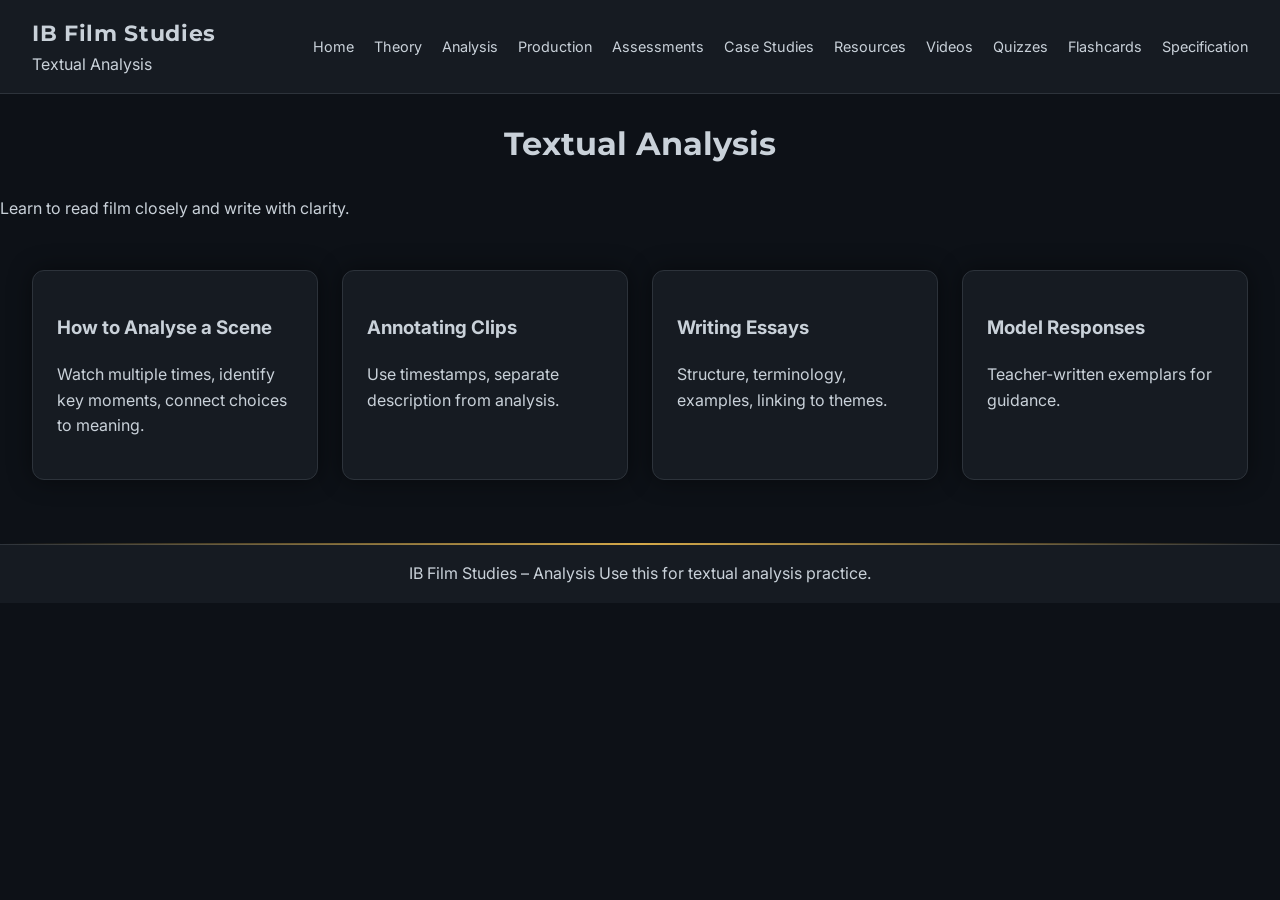
<file: analysis/index.html>
<!DOCTYPE html>
<html lang="en">
<head>
  <meta charset="UTF-8">
  <title>Textual Analysis – IB Film Studies</title>
  <meta name="viewport" content="width=device-width, initial-scale=1">
  <link rel="stylesheet" href="../style.css">
</head>
<body>

<header>
  <nav class="nav">
    <div class="nav-title">
      <div class="nav-logo"></div>
      <div>
        <h1>IB Film Studies</h1>
        <span>Textual Analysis</span>
      </div>
    </div>

    <div class="nav-links">
      <a href="../index.html">Home</a>
      <a href="../theory/">Theory</a>
      <a href="../analysis/">Analysis</a>
      <a href="../production/">Production</a>
      <a href="../assessments/">Assessments</a>
      <a href="../case-studies/">Case Studies</a>
      <a href="../resources/">Resources</a>
      <a href="../videos/">Videos</a>
      <a href="../quizzes/">Quizzes</a>
      <a href="../flashcards/">Flashcards</a>
      <a href="../specification/">Specification</a>
    </div>
  </nav>
</header>

<main>
  <h2 class="page-title">Textual Analysis</h2>
  <p class="page-tagline">Learn to read film closely and write with clarity.</p>

  <div class="panel-grid">
    <article class="panel">
      <h3>How to Analyse a Scene</h3>
      <p>Watch multiple times, identify key moments, connect choices to meaning.</p>
    </article>

    <article class="panel">
      <h3>Annotating Clips</h3>
      <p>Use timestamps, separate description from analysis.</p>
    </article>

    <article class="panel">
      <h3>Writing Essays</h3>
      <p>Structure, terminology, examples, linking to themes.</p>
    </article>

    <article class="panel">
      <h3>Model Responses</h3>
      <p>Teacher-written exemplars for guidance.</p>
    </article>
  </div>
</main>

<footer>
  <div class="footer-inner">
    <span>IB Film Studies – Analysis</span>
    <span>Use this for textual analysis practice.</span>
  </div>
</footer>

</body>
</html>
</file>
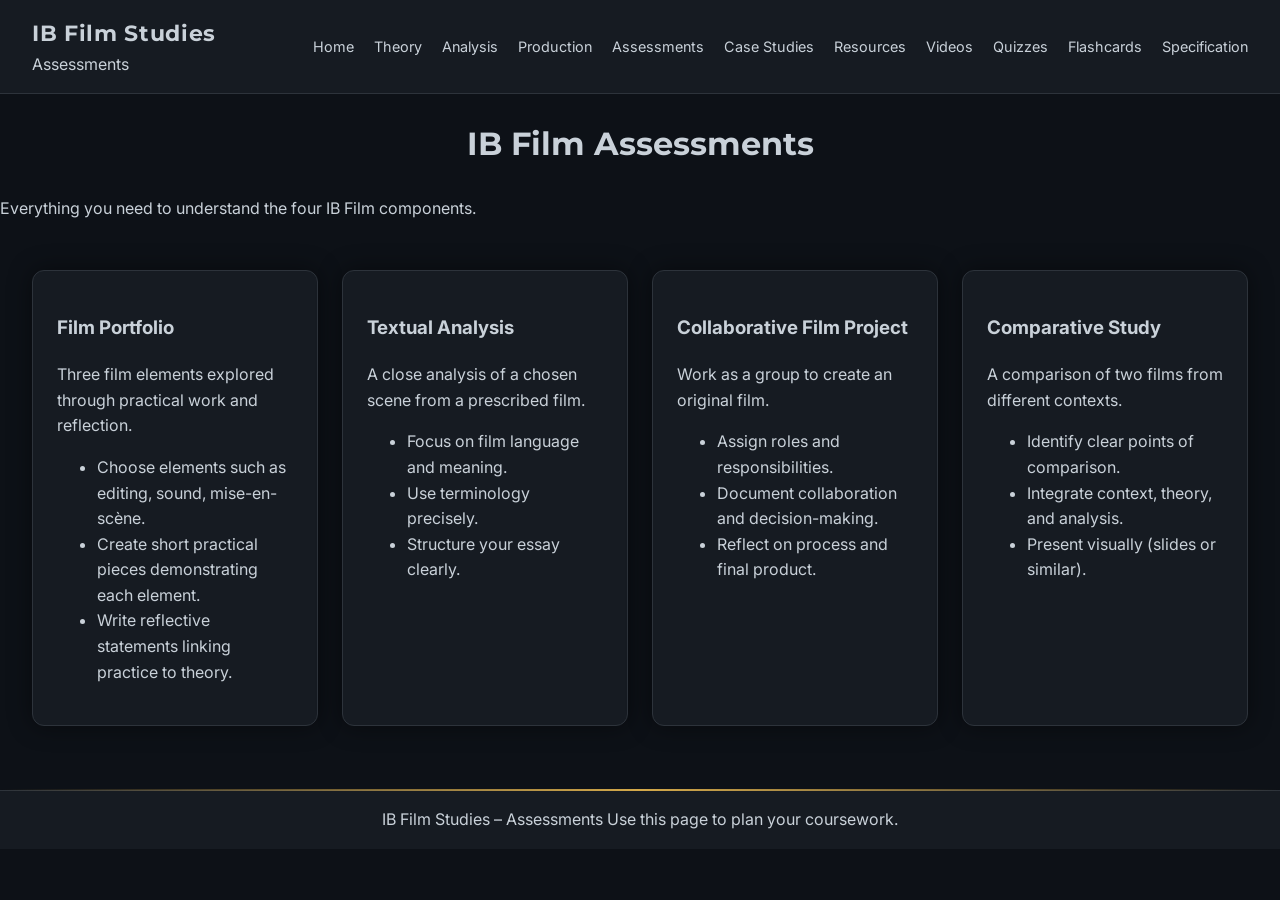
<file: assessments/index.html>
<!DOCTYPE html>
<html lang="en">
<head>
  <meta charset="UTF-8">
  <title>Assessments – IB Film Studies</title>
  <meta name="viewport" content="width=device-width, initial-scale=1">
  <link rel="stylesheet" href="../style.css">
</head>
<body>

<header>
  <nav class="nav">
    <div class="nav-title">
      <div class="nav-logo"></div>
      <div>
        <h1>IB Film Studies</h1>
        <span>Assessments</span>
      </div>
    </div>

    <div class="nav-links">
      <a href="../index.html">Home</a>
      <a href="../theory/">Theory</a>
      <a href="../analysis/">Analysis</a>
      <a href="../production/">Production</a>
      <a href="../assessments/">Assessments</a>
      <a href="../case-studies/">Case Studies</a>
      <a href="../resources/">Resources</a>
      <a href="../videos/">Videos</a>
      <a href="../quizzes/">Quizzes</a>
      <a href="../flashcards/">Flashcards</a>
      <a href="../specification/">Specification</a>
    </div>
  </nav>
</header>

<main>
  <h2 class="page-title">IB Film Assessments</h2>
  <p class="page-tagline">Everything you need to understand the four IB Film components.</p>

  <div class="panel-grid">

    <article class="panel">
      <h3>Film Portfolio</h3>
      <p>Three film elements explored through practical work and reflection.</p>
      <ul>
        <li>Choose elements such as editing, sound, mise-en-scène.</li>
        <li>Create short practical pieces demonstrating each element.</li>
        <li>Write reflective statements linking practice to theory.</li>
      </ul>
    </article>

    <article class="panel">
      <h3>Textual Analysis</h3>
      <p>A close analysis of a chosen scene from a prescribed film.</p>
      <ul>
        <li>Focus on film language and meaning.</li>
        <li>Use terminology precisely.</li>
        <li>Structure your essay clearly.</li>
      </ul>
    </article>

    <article class="panel">
      <h3>Collaborative Film Project</h3>
      <p>Work as a group to create an original film.</p>
      <ul>
        <li>Assign roles and responsibilities.</li>
        <li>Document collaboration and decision-making.</li>
        <li>Reflect on process and final product.</li>
      </ul>
    </article>

    <article class="panel">
      <h3>Comparative Study</h3>
      <p>A comparison of two films from different contexts.</p>
      <ul>
        <li>Identify clear points of comparison.</li>
        <li>Integrate context, theory, and analysis.</li>
        <li>Present visually (slides or similar).</li>
      </ul>
    </article>

  </div>
</main>

<footer>
  <div class="footer-inner">
    <span>IB Film Studies – Assessments</span>
    <span>Use this page to plan your coursework.</span>
  </div>
</footer>

</body>
</html>
</file>
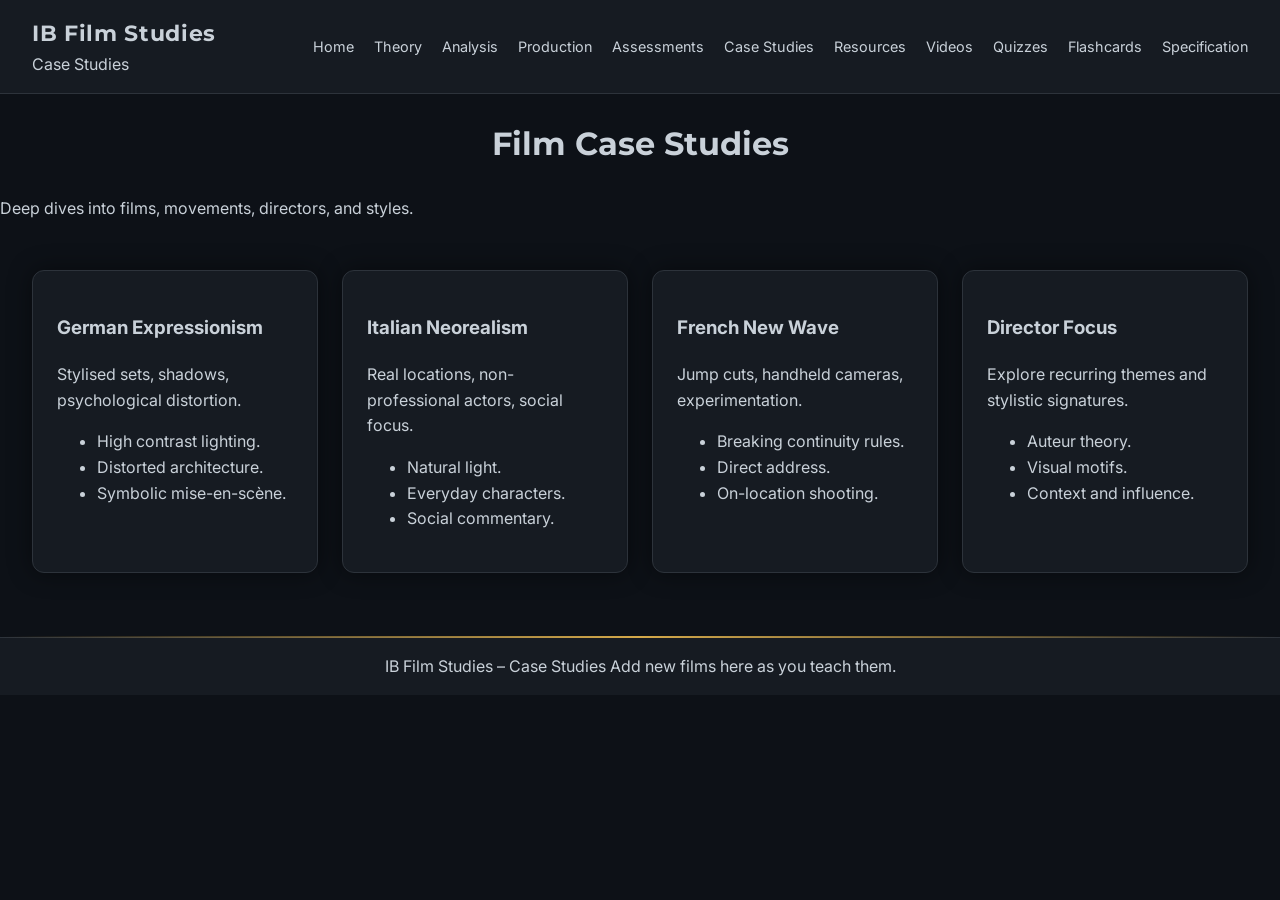
<file: case-studies/index.html>
<!DOCTYPE html>
<html lang="en">
<head>
  <meta charset="UTF-8">
  <title>Case Studies – IB Film Studies</title>
  <meta name="viewport" content="width=device-width, initial-scale=1">
  <link rel="stylesheet" href="../style.css">
</head>
<body>

<header>
  <nav class="nav">
    <div class="nav-title">
      <div class="nav-logo"></div>
      <div>
        <h1>IB Film Studies</h1>
        <span>Case Studies</span>
      </div>
    </div>

    <div class="nav-links">
      <a href="../index.html">Home</a>
      <a href="../theory/">Theory</a>
      <a href="../analysis/">Analysis</a>
      <a href="../production/">Production</a>
      <a href="../assessments/">Assessments</a>
      <a href="../case-studies/">Case Studies</a>
      <a href="../resources/">Resources</a>
      <a href="../videos/">Videos</a>
      <a href="../quizzes/">Quizzes</a>
      <a href="../flashcards/">Flashcards</a>
      <a href="../specification/">Specification</a>
    </div>
  </nav>
</header>

<main>
  <h2 class="page-title">Film Case Studies</h2>
  <p class="page-tagline">Deep dives into films, movements, directors, and styles.</p>

  <div class="panel-grid">

    <article class="panel">
      <h3>German Expressionism</h3>
      <p>Stylised sets, shadows, psychological distortion.</p>
      <ul>
        <li>High contrast lighting.</li>
        <li>Distorted architecture.</li>
        <li>Symbolic mise-en-scène.</li>
      </ul>
    </article>

    <article class="panel">
      <h3>Italian Neorealism</h3>
      <p>Real locations, non-professional actors, social focus.</p>
      <ul>
        <li>Natural light.</li>
        <li>Everyday characters.</li>
        <li>Social commentary.</li>
      </ul>
    </article>

    <article class="panel">
      <h3>French New Wave</h3>
      <p>Jump cuts, handheld cameras, experimentation.</p>
      <ul>
        <li>Breaking continuity rules.</li>
        <li>Direct address.</li>
        <li>On-location shooting.</li>
      </ul>
    </article>

    <article class="panel">
      <h3>Director Focus</h3>
      <p>Explore recurring themes and stylistic signatures.</p>
      <ul>
        <li>Auteur theory.</li>
        <li>Visual motifs.</li>
        <li>Context and influence.</li>
      </ul>
    </article>

  </div>
</main>

<footer>
  <div class="footer-inner">
    <span>IB Film Studies – Case Studies</span>
    <span>Add new films here as you teach them.</span>
  </div>
</footer>

</body>
</html>
</file>
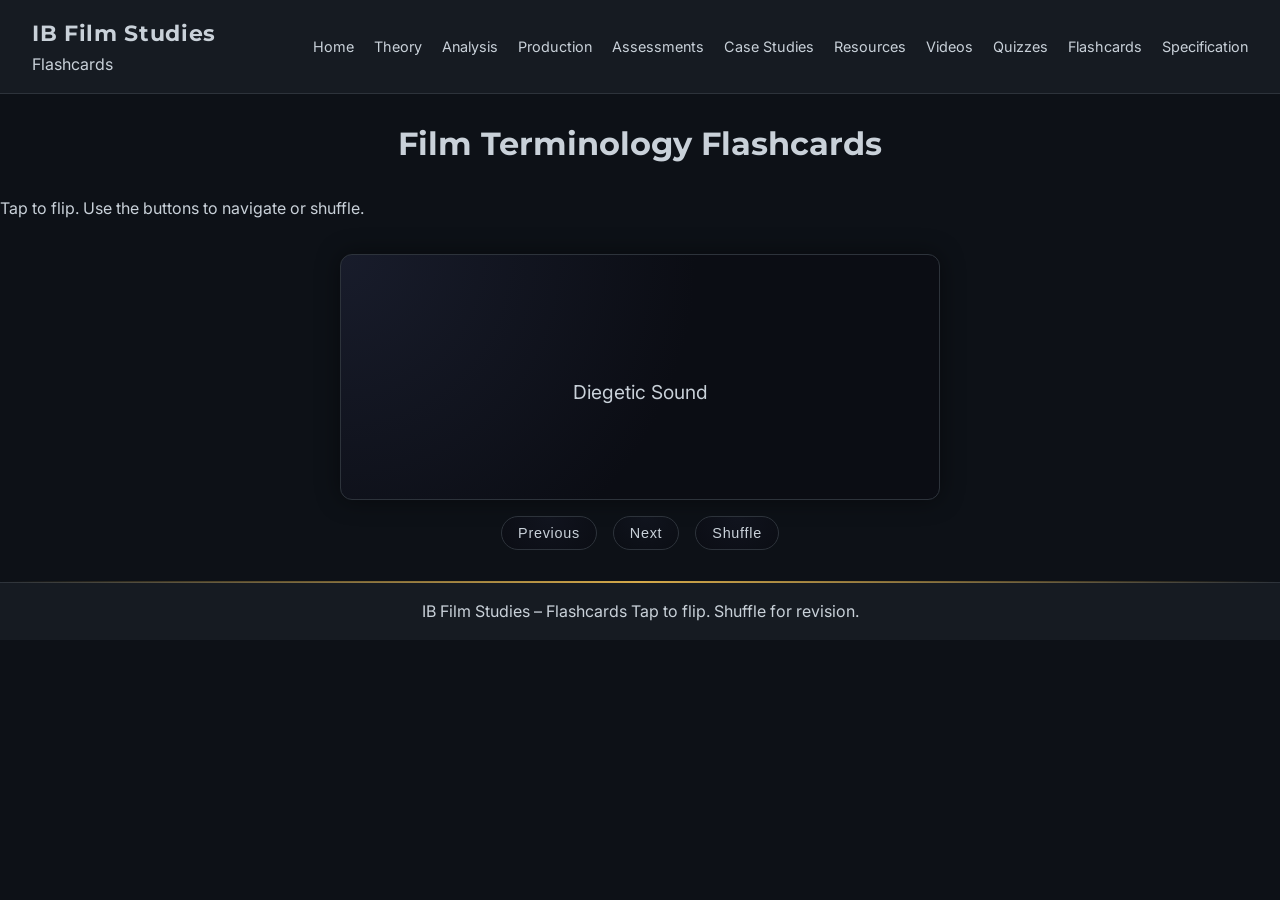
<file: flashcards/index.html>
<!DOCTYPE html>
<html lang="en">
<head>
  <meta charset="UTF-8">
  <title>Flashcards – IB Film Studies</title>
  <meta name="viewport" content="width=device-width, initial-scale=1">
  <link rel="stylesheet" href="../style.css">

  <style>
    .flashcard-container {
      max-width: 600px;
      margin: 2rem auto;
      text-align: center;
    }

    .flashcard {
      background: radial-gradient(circle at top left, #181c2b 0, #0b0d14 55%);
      border: 1px solid var(--border);
      border-radius: 12px;
      padding: 2rem;
      min-height: 180px;
      display: flex;
      align-items: center;
      justify-content: center;
      font-size: 1.2rem;
      cursor: pointer;
      box-shadow: var(--shadow);
      transition: transform 0.4s;
      user-select: none;
    }

    .flashcard.flipped {
      transform: rotateY(180deg);
    }

    .flashcard-inner {
      transition: transform 0.4s;
      transform-style: preserve-3d;
      width: 100%;
      height: 100%;
      position: relative;
    }

    .flashcard-front,
    .flashcard-back {
      position: absolute;
      width: 100%;
      backface-visibility: hidden;
    }

    .flashcard-back {
      transform: rotateY(180deg);
      color: var(--accent2);
    }

    .flashcard-controls {
      margin-top: 1rem;
      display: flex;
      justify-content: center;
      gap: 1rem;
    }

    .flashcard-controls button {
      padding: 0.5rem 1rem;
      border-radius: 999px;
      border: 1px solid var(--border);
      background: radial-gradient(circle at top, rgba(17,20,31,0.9), rgba(11,13,20,0.9));
      color: var(--text);
      cursor: pointer;
      font-size: 0.9rem;
      letter-spacing: 0.05em;
    }

    .flashcard-controls button:hover {
      background: rgba(29,155,240,0.2);
    }
  </style>
</head>

<body>

<header>
  <nav class="nav">
    <div class="nav-title">
      <div class="nav-logo"></div>
      <div>
        <h1>IB Film Studies</h1>
        <span>Flashcards</span>
      </div>
    </div>

    <div class="nav-links">
      <a href="../index.html">Home</a>
      <a href="../theory/">Theory</a>
      <a href="../analysis/">Analysis</a>
      <a href="../production/">Production</a>
      <a href="../assessments/">Assessments</a>
      <a href="../case-studies/">Case Studies</a>
      <a href="../resources/">Resources</a>
      <a href="../videos/">Videos</a>
      <a href="../quizzes/">Quizzes</a>
      <a href="../flashcards/">Flashcards</a>
      <a href="../specification/">Specification</a>
    </div>
  </nav>
</header>

<main>
  <h2 class="page-title">Film Terminology Flashcards</h2>
  <p class="page-tagline">Tap to flip. Use the buttons to navigate or shuffle.</p>

  <div class="flashcard-container">
    <div class="flashcard" onclick="flipCard()">
      <div class="flashcard-inner" id="flashcard-inner">
        <div class="flashcard-front" id="flashcard-front"></div>
        <div class="flashcard-back" id="flashcard-back"></div>
      </div>
    </div>

    <div class="flashcard-controls">
      <button onclick="prevCard()">Previous</button>
      <button onclick="nextCard()">Next</button>
      <button onclick="shuffleCards()">Shuffle</button>
    </div>
  </div>
</main>

<footer>
  <div class="footer-inner">
    <span>IB Film Studies – Flashcards</span>
    <span>Tap to flip. Shuffle for revision.</span>
  </div>
</footer>

<script>
  const flashcards = [
    { term: "Diegetic Sound", definition: "Sound that exists within the world of the film." },
    { term: "Non‑Diegetic Sound", definition: "Sound added for the audience, such as music or narration." },
    { term: "Mise‑en‑scène", definition: "Everything placed in front of the camera: setting, costume, lighting, actors." },
    { term: "Cinematography", definition: "The art of camera work: framing, movement, lenses, angles." },
    { term: "Montage", definition: "A sequence of shots edited together to condense time or convey meaning." },
    { term: "Jump Cut", definition: "An abrupt edit that disrupts continuity, often intentionally." },
    { term: "Long Take", definition: "A shot that lasts much longer than the typical editing pace." },
    { term: "Close‑Up", definition: "A shot that tightly frames a subject, often used for emotion." },
    { term: "High‑Key Lighting", definition: "Bright, even lighting with minimal shadows." },
    { term: "Low‑Key Lighting", definition: "Lighting with strong contrast and deep shadows." },
    { term: "Blocking", definition: "The precise staging and movement of actors within a scene." },
    { term: "Shot Reverse Shot", definition: "Editing pattern used for dialogue scenes." },
    { term: "Establishing Shot", definition: "A wide shot that sets the location or context." },
    { term: "Match Cut", definition: "A cut that links two shots through visual or thematic similarity." },
    { term: "Diegesis", definition: "The narrative world of the film." }
  ];

  let current = 0;

  function updateCard() {
    document.getElementById("flashcard-front").textContent = flashcards[current].term;
    document.getElementById("flashcard-back").textContent = flashcards[current].definition;
    document.getElementById("flashcard-inner").classList.remove("flipped");
  }

  function flipCard() {
    document.getElementById("flashcard-inner").classList.toggle("flipped");
  }

  function nextCard() {
    current = (current + 1) % flashcards.length;
    updateCard();
  }

  function prevCard() {
    current = (current - 1 + flashcards.length) % flashcards.length;
    updateCard();
  }

  function shuffleCards() {
    current = Math.floor(Math.random() * flashcards.length);
    updateCard();
  }

  updateCard();
</script>

</body>
</html>
</file>
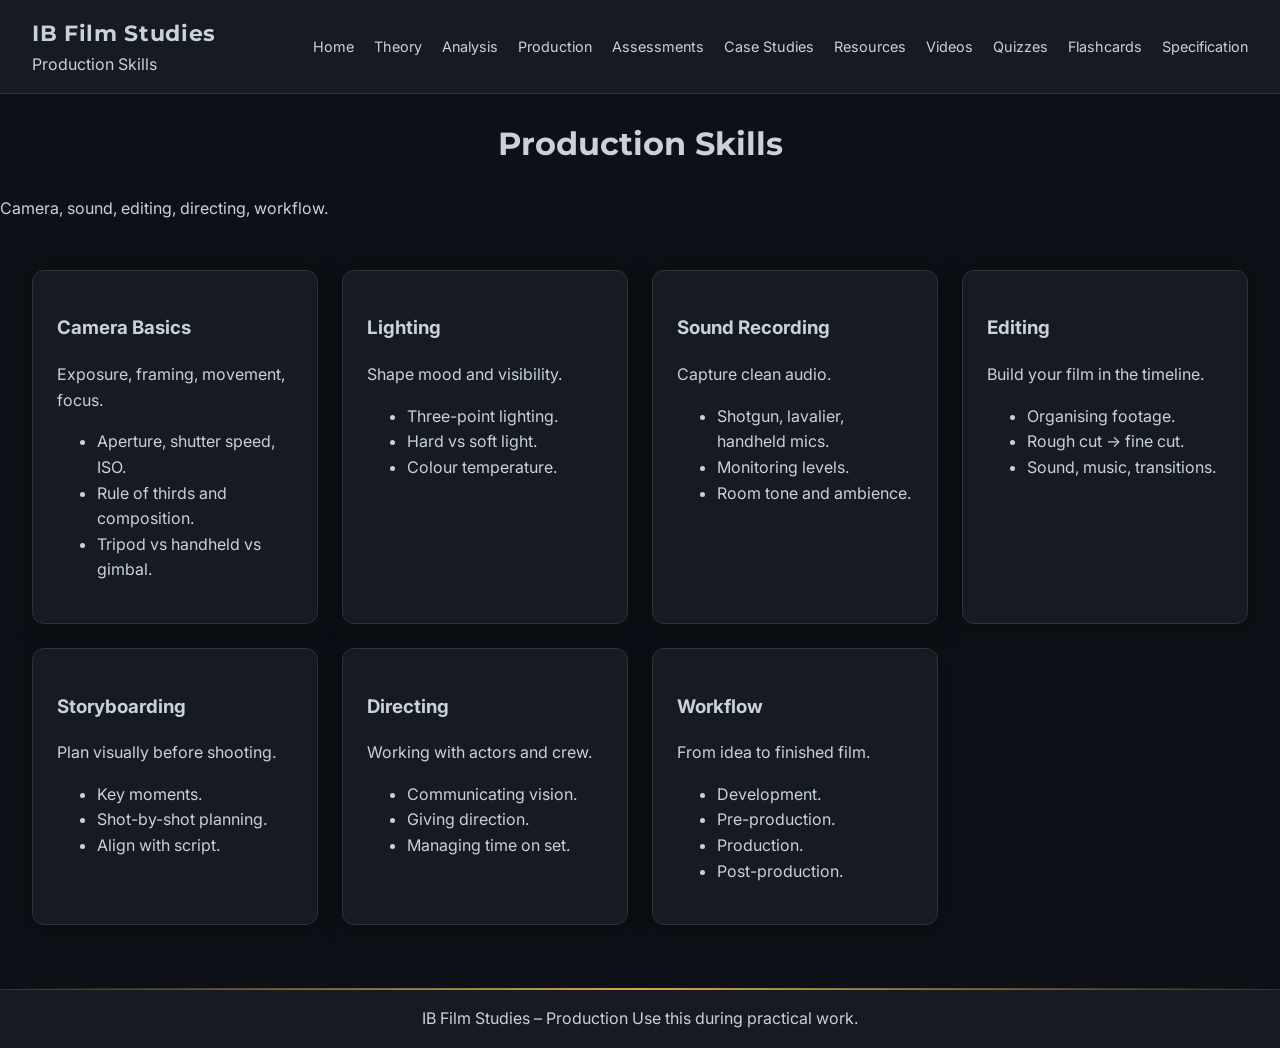
<file: production/index.html>
<!DOCTYPE html>
<html lang="en">
<head>
  <meta charset="UTF-8">
  <title>Production Skills – IB Film Studies</title>
  <meta name="viewport" content="width=device-width, initial-scale=1">
  <link rel="stylesheet" href="../style.css">
</head>
<body>

<header>
  <nav class="nav">
    <div class="nav-title">
      <div class="nav-logo"></div>
      <div>
        <h1>IB Film Studies</h1>
        <span>Production Skills</span>
      </div>
    </div>

    <div class="nav-links">
      <a href="../index.html">Home</a>
      <a href="../theory/">Theory</a>
      <a href="../analysis/">Analysis</a>
      <a href="../production/">Production</a>
      <a href="../assessments/">Assessments</a>
      <a href="../case-studies/">Case Studies</a>
      <a href="../resources/">Resources</a>
      <a href="../videos/">Videos</a>
      <a href="../quizzes/">Quizzes</a>
      <a href="../flashcards/">Flashcards</a>
      <a href="../specification/">Specification</a>
    </div>
  </nav>
</header>

<main>
  <h2 class="page-title">Production Skills</h2>
  <p class="page-tagline">Camera, sound, editing, directing, workflow.</p>

  <div class="panel-grid">

    <article class="panel">
      <h3>Camera Basics</h3>
      <p>Exposure, framing, movement, focus.</p>
      <ul>
        <li>Aperture, shutter speed, ISO.</li>
        <li>Rule of thirds and composition.</li>
        <li>Tripod vs handheld vs gimbal.</li>
      </ul>
    </article>

    <article class="panel">
      <h3>Lighting</h3>
      <p>Shape mood and visibility.</p>
      <ul>
        <li>Three-point lighting.</li>
        <li>Hard vs soft light.</li>
        <li>Colour temperature.</li>
      </ul>
    </article>

    <article class="panel">
      <h3>Sound Recording</h3>
      <p>Capture clean audio.</p>
      <ul>
        <li>Shotgun, lavalier, handheld mics.</li>
        <li>Monitoring levels.</li>
        <li>Room tone and ambience.</li>
      </ul>
    </article>

    <article class="panel">
      <h3>Editing</h3>
      <p>Build your film in the timeline.</p>
      <ul>
        <li>Organising footage.</li>
        <li>Rough cut → fine cut.</li>
        <li>Sound, music, transitions.</li>
      </ul>
    </article>

    <article class="panel">
      <h3>Storyboarding</h3>
      <p>Plan visually before shooting.</p>
      <ul>
        <li>Key moments.</li>
        <li>Shot-by-shot planning.</li>
        <li>Align with script.</li>
      </ul>
    </article>

    <article class="panel">
      <h3>Directing</h3>
      <p>Working with actors and crew.</p>
      <ul>
        <li>Communicating vision.</li>
        <li>Giving direction.</li>
        <li>Managing time on set.</li>
      </ul>
    </article>

    <article class="panel">
      <h3>Workflow</h3>
      <p>From idea to finished film.</p>
      <ul>
        <li>Development.</li>
        <li>Pre-production.</li>
        <li>Production.</li>
        <li>Post-production.</li>
      </ul>
    </article>

  </div>
</main>

<footer>
  <div class="footer-inner">
    <span>IB Film Studies – Production</span>
    <span>Use this during practical work.</span>
  </div>
</footer>

</body>
</html>
</file>
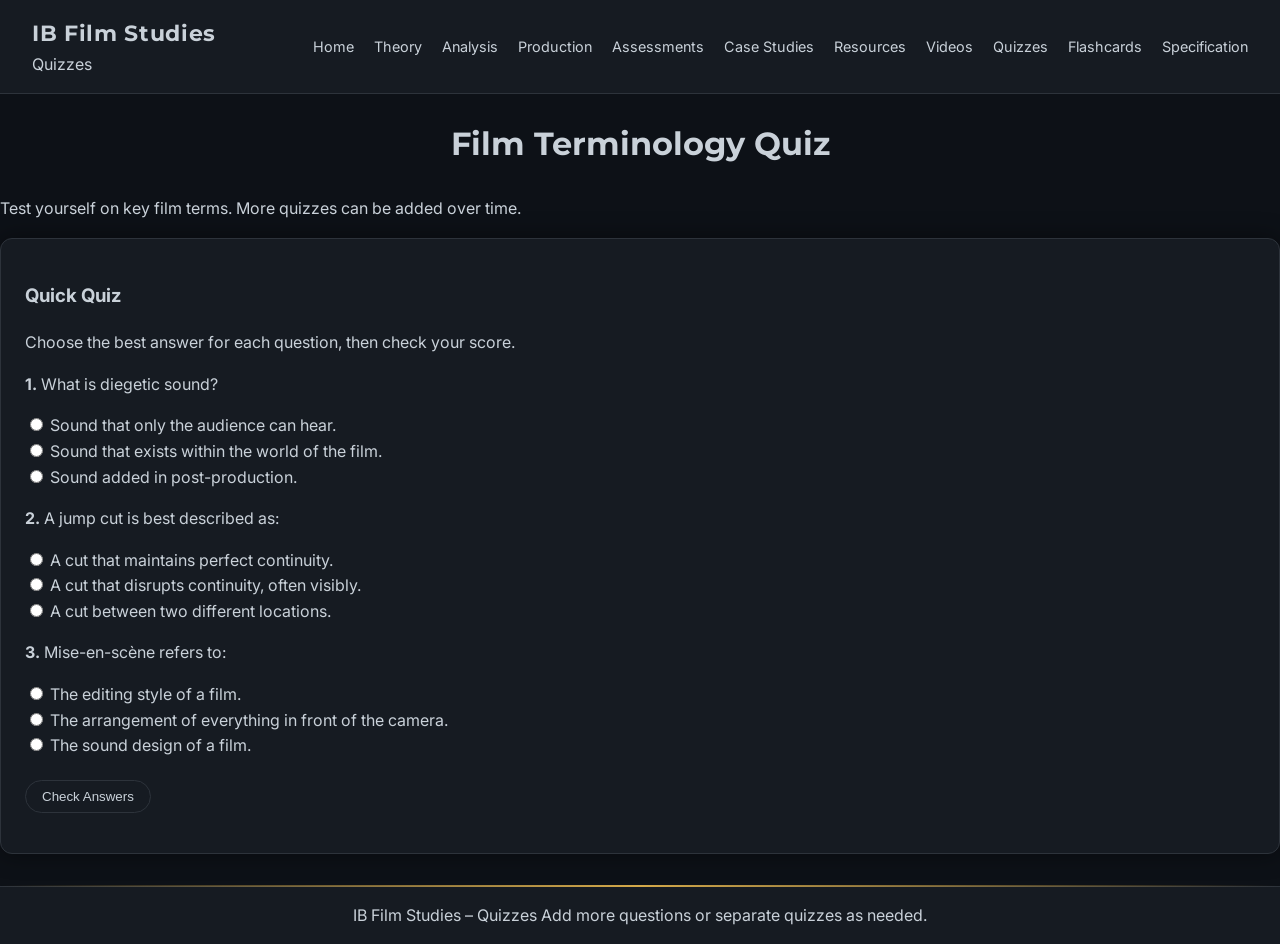
<file: quizzes/index.html>
<!DOCTYPE html>
<html lang="en">
<head>
  <meta charset="UTF-8">
  <title>Quizzes – IB Film Studies</title>
  <meta name="viewport" content="width=device-width, initial-scale=1">
  <link rel="stylesheet" href="../style.css">
</head>
<body>

<header>
  <nav class="nav">
    <div class="nav-title">
      <div class="nav-logo"></div>
      <div>
        <h1>IB Film Studies</h1>
        <span>Quizzes</span>
      </div>
    </div>

    <div class="nav-links">
      <a href="../index.html">Home</a>
      <a href="../theory/">Theory</a>
      <a href="../analysis/">Analysis</a>
      <a href="../production/">Production</a>
      <a href="../assessments/">Assessments</a>
      <a href="../case-studies/">Case Studies</a>
      <a href="../resources/">Resources</a>
      <a href="../videos/">Videos</a>
      <a href="../quizzes/">Quizzes</a>
      <a href="../flashcards/">Flashcards</a>
      <a href="../specification/">Specification</a>
    </div>
  </nav>
</header>

<main>
  <h2 class="page-title">Film Terminology Quiz</h2>
  <p class="page-tagline">Test yourself on key film terms. More quizzes can be added over time.</p>

  <div class="panel">
    <h3>Quick Quiz</h3>
    <p>Choose the best answer for each question, then check your score.</p>

    <form id="quiz-form">

      <div style="margin-bottom:0.8rem;">
        <p><strong>1.</strong> What is diegetic sound?</p>
        <label><input type="radio" name="q1" value="a"> Sound that only the audience can hear.</label><br>
        <label><input type="radio" name="q1" value="b"> Sound that exists within the world of the film.</label><br>
        <label><input type="radio" name="q1" value="c"> Sound added in post-production.</label>
      </div>

      <div style="margin-bottom:0.8rem;">
        <p><strong>2.</strong> A jump cut is best described as:</p>
        <label><input type="radio" name="q2" value="a"> A cut that maintains perfect continuity.</label><br>
        <label><input type="radio" name="q2" value="b"> A cut that disrupts continuity, often visibly.</label><br>
        <label><input type="radio" name="q2" value="c"> A cut between two different locations.</label>
      </div>

      <div style="margin-bottom:0.8rem;">
        <p><strong>3.</strong> Mise-en-scène refers to:</p>
        <label><input type="radio" name="q3" value="a"> The editing style of a film.</label><br>
        <label><input type="radio" name="q3" value="b"> The arrangement of everything in front of the camera.</label><br>
        <label><input type="radio" name="q3" value="c"> The sound design of a film.</label>
      </div>

      <button type="button" onclick="gradeQuiz()" style="margin-top:0.5rem;">Check Answers</button>
    </form>

    <p id="quiz-result" style="margin-top:0.6rem; color:var(--accent2);"></p>
  </div>
</main>

<footer>
  <div class="footer-inner">
    <span>IB Film Studies – Quizzes</span>
    <span>Add more questions or separate quizzes as needed.</span>
  </div>
</footer>

<script>
function gradeQuiz() {
  const answers = { q1: 'b', q2: 'b', q3: 'b' };
  let score = 0, total = Object.keys(answers).length;

  for (const q in answers) {
    const selected = document.querySelector('input[name="'+q+'"]:checked');
    if (selected && selected.value === answers[q]) score++;
  }

  const result = document.getElementById('quiz-result');
  result.textContent = "You scored " + score + " out of " + total + ".";
}
</script>

</body>
</html>
</file>
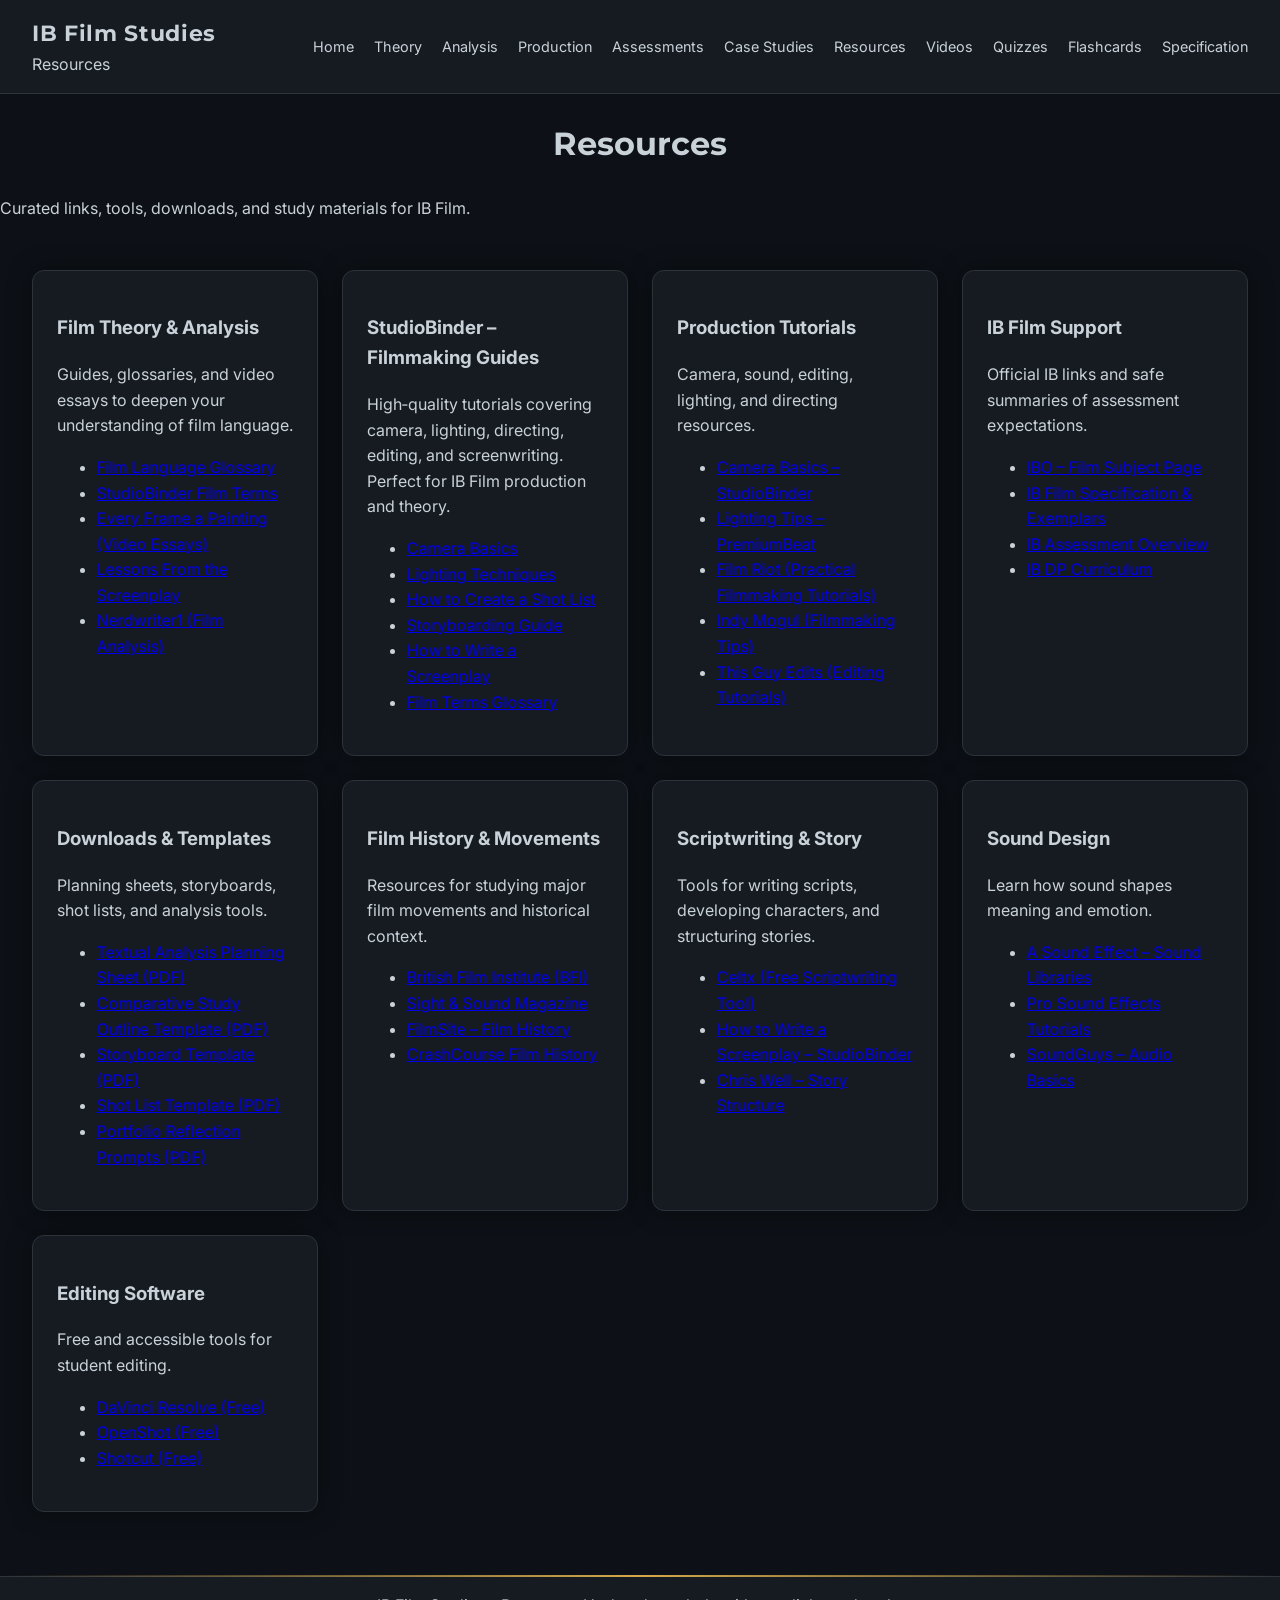
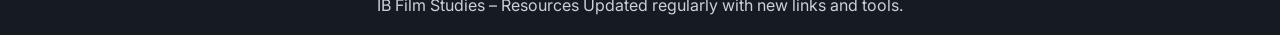
<file: resources/index.html>
<!DOCTYPE html>
<html lang="en">
<head>
  <meta charset="UTF-8">
  <title>Resources – IB Film Studies</title>
  <meta name="viewport" content="width=device-width, initial-scale=1">
  <link rel="stylesheet" href="../style.css">
</head>
<body>

<header>
  <nav class="nav">
    <div class="nav-title">
      <div class="nav-logo"></div>
      <div>
        <h1>IB Film Studies</h1>
        <span>Resources</span>
      </div>
    </div>

    <div class="nav-links">
      <a href="../index.html">Home</a>
      <a href="../theory/">Theory</a>
      <a href="../analysis/">Analysis</a>
      <a href="../production/">Production</a>
      <a href="../assessments/">Assessments</a>
      <a href="../case-studies/">Case Studies</a>
      <a href="../resources/">Resources</a>
      <a href="../videos/">Videos</a>
      <a href="../quizzes/">Quizzes</a>
      <a href="../flashcards/">Flashcards</a>
      <a href="../specification/">Specification</a>
    </div>
  </nav>
</header>

<main>
  <h2 class="page-title">Resources</h2>
  <p class="page-tagline">Curated links, tools, downloads, and study materials for IB Film.</p>

  <div class="panel-grid">

    <!-- FILM THEORY -->
    <article class="panel">
      <h3>Film Theory & Analysis</h3>
      <p>Guides, glossaries, and video essays to deepen your understanding of film language.</p>
      <ul>
        <li><a href="https://www.filmlanguage.org" target="_blank">Film Language Glossary</a></li>
        <li><a href="https://www.studiobinder.com/blog/film-terms-glossary/" target="_blank">StudioBinder Film Terms</a></li>
        <li><a href="https://www.youtube.com/@EveryFrameAPainting" target="_blank">Every Frame a Painting (Video Essays)</a></li>
        <li><a href="https://www.youtube.com/@LessonsfromtheScreenplay" target="_blank">Lessons From the Screenplay</a></li>
        <li><a href="https://www.youtube.com/@Nerdwriter1" target="_blank">Nerdwriter1 (Film Analysis)</a></li>
      </ul>
    </article>

    <!-- STUDIOBINDER PANEL -->
    <article class="panel">
      <h3>StudioBinder – Filmmaking Guides</h3>
      <p>High‑quality tutorials covering camera, lighting, directing, editing, and screenwriting. Perfect for IB Film production and theory.</p>
      <ul>
        <li><a href="https://www.studiobinder.com/blog/how-to-use-a-camera/" target="_blank">Camera Basics</a></li>
        <li><a href="https://www.studiobinder.com/blog/lighting-techniques/" target="_blank">Lighting Techniques</a></li>
        <li><a href="https://www.studiobinder.com/blog/shot-list/" target="_blank">How to Create a Shot List</a></li>
        <li><a href="https://www.studiobinder.com/blog/how-to-storyboard/" target="_blank">Storyboarding Guide</a></li>
        <li><a href="https://www.studiobinder.com/blog/how-to-write-a-screenplay/" target="_blank">How to Write a Screenplay</a></li>
        <li><a href="https://www.studiobinder.com/blog/film-terms-glossary/" target="_blank">Film Terms Glossary</a></li>
      </ul>
    </article>

    <!-- PRODUCTION -->
    <article class="panel">
      <h3>Production Tutorials</h3>
      <p>Camera, sound, editing, lighting, and directing resources.</p>
      <ul>
        <li><a href="https://www.studiobinder.com/blog/how-to-use-a-camera/" target="_blank">Camera Basics – StudioBinder</a></li>
        <li><a href="https://www.premiumbeat.com/blog/lighting-tips/" target="_blank">Lighting Tips – PremiumBeat</a></li>
        <li><a href="https://www.youtube.com/@FilmRiot" target="_blank">Film Riot (Practical Filmmaking Tutorials)</a></li>
        <li><a href="https://www.youtube.com/@IndyMogul" target="_blank">Indy Mogul (Filmmaking Tips)</a></li>
        <li><a href="https://www.youtube.com/@ThisGuyEdits" target="_blank">This Guy Edits (Editing Tutorials)</a></li>
      </ul>
    </article>

    <!-- IB SUPPORT -->
    <article class="panel">
      <h3>IB Film Support</h3>
      <p>Official IB links and safe summaries of assessment expectations.</p>
      <ul>
        <li><a href="https://www.ibo.org/programmes/diploma-programme/curriculum/the-arts/film/" target="_blank">IBO – Film Subject Page</a></li>
        <li><a href="../specification/index.html">IB Film Specification & Exemplars</a></li>
        <li><a href="https://www.ibo.org/programmes/diploma-programme/assessment-and-exams/" target="_blank">IB Assessment Overview</a></li>
        <li><a href="https://www.ibo.org/programmes/diploma-programme/curriculum/" target="_blank">IB DP Curriculum</a></li>
      </ul>
    </article>

    <!-- DOWNLOADS -->
    <article class="panel">
      <h3>Downloads & Templates</h3>
      <p>Planning sheets, storyboards, shot lists, and analysis tools.</p>
      <ul>
        <li><a href="#" target="_blank">Textual Analysis Planning Sheet (PDF)</a></li>
        <li><a href="#" target="_blank">Comparative Study Outline Template (PDF)</a></li>
        <li><a href="#" target="_blank">Storyboard Template (PDF)</a></li>
        <li><a href="#" target="_blank">Shot List Template (PDF)</a></li>
        <li><a href="#" target="_blank">Portfolio Reflection Prompts (PDF)</a></li>
      </ul>
    </article>

    <!-- FILM HISTORY -->
    <article class="panel">
      <h3>Film History & Movements</h3>
      <p>Resources for studying major film movements and historical context.</p>
      <ul>
        <li><a href="https://www.bfi.org.uk" target="_blank">British Film Institute (BFI)</a></li>
        <li><a href="https://www.bfi.org.uk/sight-and-sound" target="_blank">Sight & Sound Magazine</a></li>
        <li><a href="https://www.filmsite.org" target="_blank">FilmSite – Film History</a></li>
        <li><a href="https://www.youtube.com/@CrashCourse" target="_blank">CrashCourse Film History</a></li>
      </ul>
    </article>

    <!-- SCRIPTWRITING -->
    <article class="panel">
      <h3>Scriptwriting & Story</h3>
      <p>Tools for writing scripts, developing characters, and structuring stories.</p>
      <ul>
        <li><a href="https://www.celtx.com" target="_blank">Celtx (Free Scriptwriting Tool)</a></li>
        <li><a href="https://www.studiobinder.com/blog/how-to-write-a-screenplay/" target="_blank">How to Write a Screenplay – StudioBinder</a></li>
        <li><a href="https://www.youtube.com/@ChannelChriswell" target="_blank">Chris Well – Story Structure</a></li>
      </ul>
    </article>

    <!-- SOUND DESIGN -->
    <article class="panel">
      <h3>Sound Design</h3>
      <p>Learn how sound shapes meaning and emotion.</p>
      <ul>
        <li><a href="https://www.asoundeffect.com" target="_blank">A Sound Effect – Sound Libraries</a></li>
        <li><a href="https://www.youtube.com/@ProSoundEffects" target="_blank">Pro Sound Effects Tutorials</a></li>
        <li><a href="https://www.youtube.com/@SoundGuys" target="_blank">SoundGuys – Audio Basics</a></li>
      </ul>
    </article>

    <!-- EDITING SOFTWARE -->
    <article class="panel">
      <h3>Editing Software</h3>
      <p>Free and accessible tools for student editing.</p>
      <ul>
        <li><a href="https://www.blackmagicdesign.com/products/davinciresolve/" target="_blank">DaVinci Resolve (Free)</a></li>
        <li><a href="https://www.openshot.org" target="_blank">OpenShot (Free)</a></li>
        <li><a href="https://www.shotcut.org" target="_blank">Shotcut (Free)</a></li>
      </ul>
    </article>

  </div>
</main>

<footer>
  <div class="footer-inner">
    <span>IB Film Studies – Resources</span>
    <span>Updated regularly with new links and tools.</span>
  </div>
</footer>

</body>
</html>
</file>
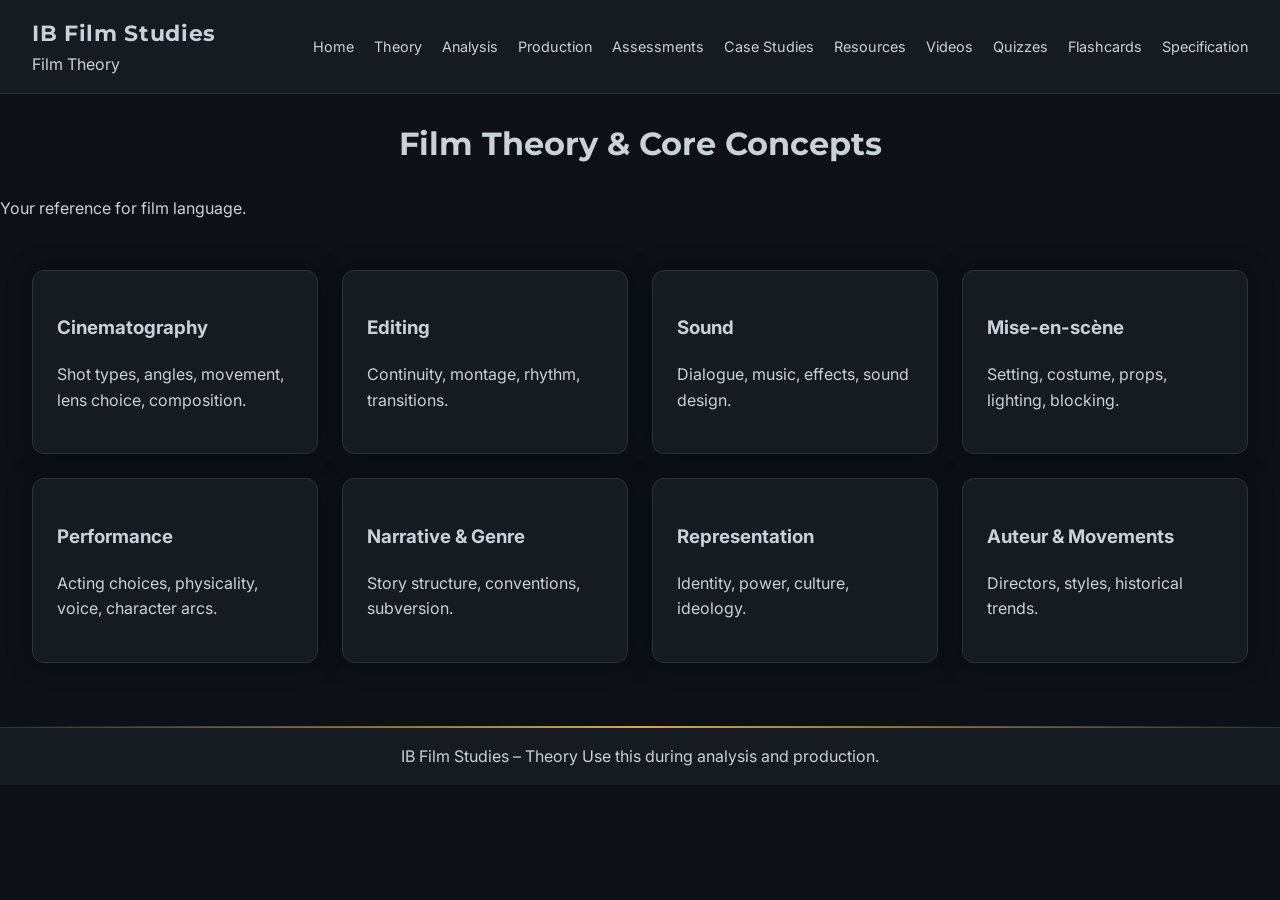
<file: theory/index.html>
<!DOCTYPE html>
<html lang="en">
<head>
  <meta charset="UTF-8">
  <title>Film Theory – IB Film Studies</title>
  <meta name="viewport" content="width=device-width, initial-scale=1">
  <link rel="stylesheet" href="../style.css">
</head>
<body>

<header>
  <nav class="nav">
    <div class="nav-title">
      <div class="nav-logo"></div>
      <div>
        <h1>IB Film Studies</h1>
        <span>Film Theory</span>
      </div>
    </div>

    <div class="nav-links">
      <a href="../index.html">Home</a>
      <a href="../theory/">Theory</a>
      <a href="../analysis/">Analysis</a>
      <a href="../production/">Production</a>
      <a href="../assessments/">Assessments</a>
      <a href="../case-studies/">Case Studies</a>
      <a href="../resources/">Resources</a>
      <a href="../videos/">Videos</a>
      <a href="../quizzes/">Quizzes</a>
      <a href="../flashcards/">Flashcards</a>
      <a href="../specification/">Specification</a>
    </div>
  </nav>
</header>

<main>
  <h2 class="page-title">Film Theory & Core Concepts</h2>
  <p class="page-tagline">Your reference for film language.</p>

  <div class="panel-grid">
    <article class="panel">
      <h3>Cinematography</h3>
      <p>Shot types, angles, movement, lens choice, composition.</p>
    </article>

    <article class="panel">
      <h3>Editing</h3>
      <p>Continuity, montage, rhythm, transitions.</p>
    </article>

    <article class="panel">
      <h3>Sound</h3>
      <p>Dialogue, music, effects, sound design.</p>
    </article>

    <article class="panel">
      <h3>Mise-en-scène</h3>
      <p>Setting, costume, props, lighting, blocking.</p>
    </article>

    <article class="panel">
      <h3>Performance</h3>
      <p>Acting choices, physicality, voice, character arcs.</p>
    </article>

    <article class="panel">
      <h3>Narrative & Genre</h3>
      <p>Story structure, conventions, subversion.</p>
    </article>

    <article class="panel">
      <h3>Representation</h3>
      <p>Identity, power, culture, ideology.</p>
    </article>

    <article class="panel">
      <h3>Auteur & Movements</h3>
      <p>Directors, styles, historical trends.</p>
    </article>
  </div>
</main>

<footer>
  <div class="footer-inner">
    <span>IB Film Studies – Theory</span>
    <span>Use this during analysis and production.</span>
  </div>
</footer>

</body>
</html>
</file>
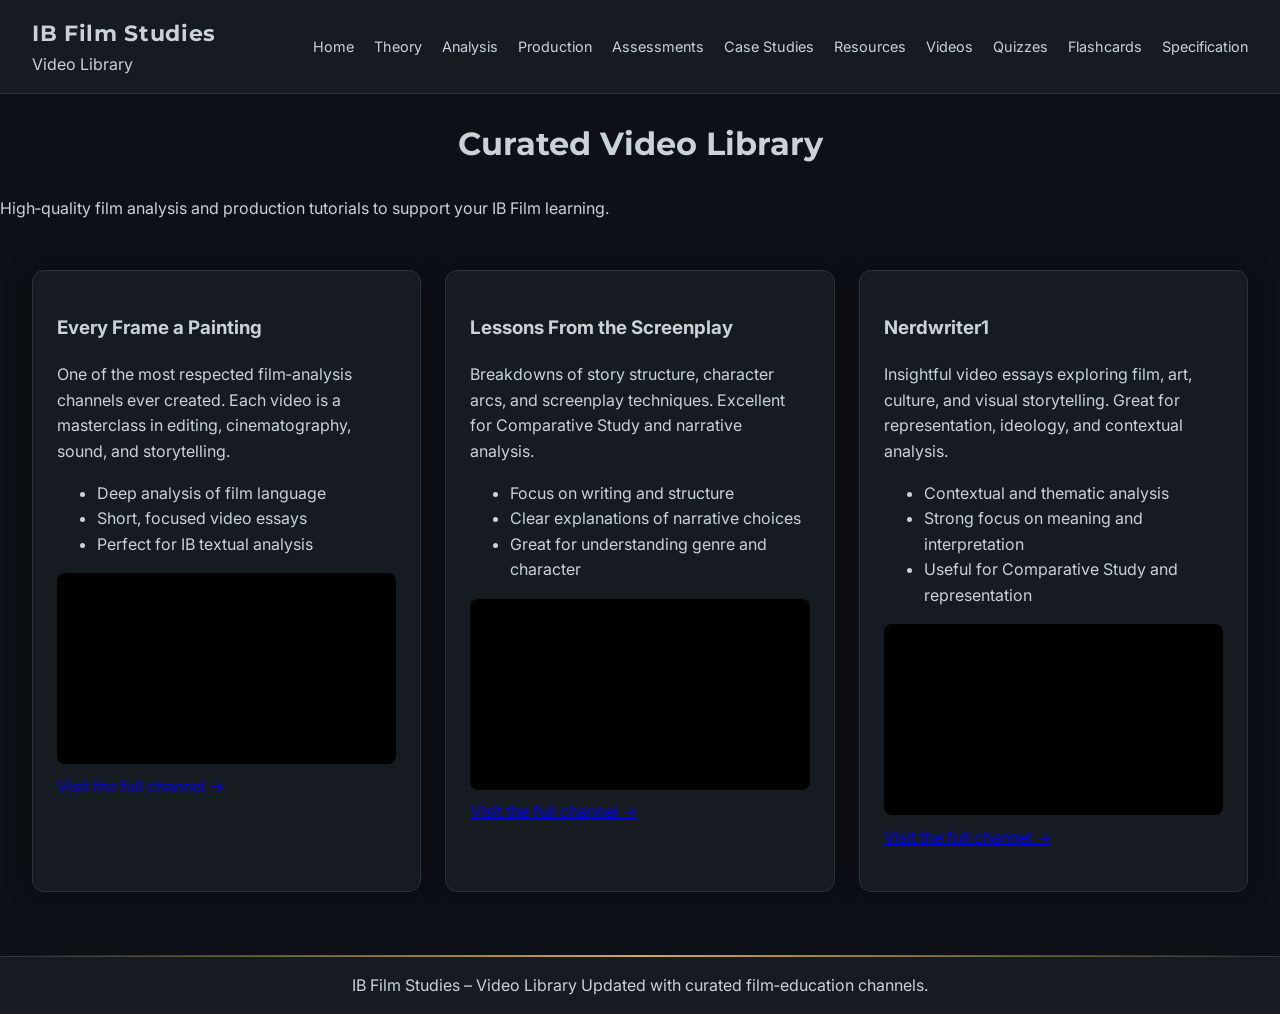
<file: videos/index.html>
<!DOCTYPE html>
<html lang="en">
<head>
  <meta charset="UTF-8">
  <title>Videos – IB Film Studies</title>
  <meta name="viewport" content="width=device-width, initial-scale=1">
  <link rel="stylesheet" href="../style.css">
</head>
<body>

<header>
  <nav class="nav">
    <div class="nav-title">
      <div class="nav-logo"></div>
      <div>
        <h1>IB Film Studies</h1>
        <span>Video Library</span>
      </div>
    </div>

    <div class="nav-links">
      <a href="../index.html">Home</a>
      <a href="../theory/">Theory</a>
      <a href="../analysis/">Analysis</a>
      <a href="../production/">Production</a>
      <a href="../assessments/">Assessments</a>
      <a href="../case-studies/">Case Studies</a>
      <a href="../resources/">Resources</a>
      <a href="../videos/">Videos</a>
      <a href="../quizzes/">Quizzes</a>
      <a href="../flashcards/">Flashcards</a>
      <a href="../specification/">Specification</a>
    </div>
  </nav>
</header>

<main>
  <h2 class="page-title">Curated Video Library</h2>
  <p class="page-tagline">High‑quality film analysis and production tutorials to support your IB Film learning.</p>

  <div class="panel-grid">

    <!-- EVERY FRAME A PAINTING -->
    <article class="panel">
      <h3>Every Frame a Painting</h3>
      <p>One of the most respected film‑analysis channels ever created. Each video is a masterclass in editing, cinematography, sound, and storytelling.</p>
      <ul>
        <li>Deep analysis of film language</li>
        <li>Short, focused video essays</li>
        <li>Perfect for IB textual analysis</li>
      </ul>

      <div style="aspect-ratio:16/9; background:#000; border-radius:8px; overflow:hidden; margin-top:0.8rem;">
        <iframe width="100%" height="100%"
          src="https://www.youtube.com/embed/2tJxk2b0s9E"
          title="Every Frame a Painting – Example Video"
          frameborder="0"
          allow="accelerometer; autoplay; clipboard-write; encrypted-media; gyroscope; picture-in-picture"
          allowfullscreen></iframe>
      </div>

      <p style="margin-top:0.6rem;">
        <a href="https://www.youtube.com/@EveryFrameAPainting" target="_blank">Visit the full channel →</a>
      </p>
    </article>

    <!-- LESSONS FROM THE SCREENPLAY -->
    <article class="panel">
      <h3>Lessons From the Screenplay</h3>
      <p>Breakdowns of story structure, character arcs, and screenplay techniques. Excellent for Comparative Study and narrative analysis.</p>
      <ul>
        <li>Focus on writing and structure</li>
        <li>Clear explanations of narrative choices</li>
        <li>Great for understanding genre and character</li>
      </ul>

      <div style="aspect-ratio:16/9; background:#000; border-radius:8px; overflow:hidden; margin-top:0.8rem;">
        <iframe width="100%" height="100%"
          src="https://www.youtube.com/embed/pK1lO6tYdYQ"
          title="Lessons From the Screenplay – Example Video"
          frameborder="0"
          allow="accelerometer; autoplay; clipboard-write; encrypted-media; gyroscope; picture-in-picture"
          allowfullscreen></iframe>
      </div>

      <p style="margin-top:0.6rem;">
        <a href="https://www.youtube.com/@LessonsfromtheScreenplay" target="_blank">Visit the full channel →</a>
      </p>
    </article>

    <!-- NERDWRITER -->
    <article class="panel">
      <h3>Nerdwriter1</h3>
      <p>Insightful video essays exploring film, art, culture, and visual storytelling. Great for representation, ideology, and contextual analysis.</p>
      <ul>
        <li>Contextual and thematic analysis</li>
        <li>Strong focus on meaning and interpretation</li>
        <li>Useful for Comparative Study and representation</li>
      </ul>

      <div style="aspect-ratio:16/9; background:#000; border-radius:8px; overflow:hidden; margin-top:0.8rem;">
        <iframe width="100%" height="100%"
          src="https://www.youtube.com/embed/9G1QK1A7p9c"
          title="Nerdwriter – Example Video"
          frameborder="0"
          allow="accelerometer; autoplay; clipboard-write; encrypted-media; gyroscope; picture-in-picture"
          allowfullscreen></iframe>
      </div>

      <p style="margin-top:0.6rem;">
        <a href="https://www.youtube.com/@Nerdwriter1" target="_blank">Visit the full channel →</a>
      </p>
    </article>

  </div>
</main>

<footer>
  <div class="footer-inner">
    <span>IB Film Studies – Video Library</span>
    <span>Updated with curated film‑education channels.</span>
  </div>
</footer>

</body>
</html>
</file>
<file: style.css>
/* ---------------------------------------------------------
   MODERN FILM SCHOOL AESTHETIC — GLOBAL STYLE UPGRADE
   Warm Gold & Sepia Film Reel Macro Hero Banner
   Subtle, Professional, Academic
--------------------------------------------------------- */

/* Typography */
@import url('https://fonts.googleapis.com/css2?family=Inter:wght@300;400;500;600&family=Montserrat:wght@400;600;700&family=Bebas+Neue&display=swap');

:root {
  --bg: #0d1117;
  --bg2: #161b22;
  --text: #c9d1d9;
  --border: #2d333b;
  --accent: #d4a94a;      /* Warm gold */
  --accent2: #a57cff;     /* Soft academic purple */
  --shadow: 0 0 25px rgba(0,0,0,0.45);
}

/* Global Reset */
body {
  margin: 0;
  font-family: 'Inter', sans-serif;
  background: var(--bg);
  color: var(--text);
  line-height: 1.6;
  overflow-x: hidden;
}

/* Subtle Film Grain Overlay */
body::before {
  content: "";
  position: fixed;
  top: 0; left: 0;
  width: 100%; height: 100%;
  pointer-events: none;
  background: url('https://www.transparenttextures.com/patterns/asfalt-dark.png');
  opacity: 0.06;
  z-index: 0;
}

/* Navigation */
.nav {
  display: flex;
  justify-content: space-between;
  align-items: center;
  padding: 1rem 2rem;
  background: var(--bg2);
  border-bottom: 1px solid var(--border);
  position: sticky;
  top: 0;
  z-index: 10;
}

.nav-title h1 {
  font-family: 'Montserrat', sans-serif;
  margin: 0;
  font-size: 1.4rem;
  letter-spacing: 0.03em;
}

.nav-links a {
  margin-left: 1rem;
  text-decoration: none;
  color: var(--text);
  font-size: 0.9rem;
  transition: 0.2s;
}

.nav-links a:hover {
  color: var(--accent);
}

/* HERO BANNER — Warm Gold & Sepia Film Reel Macro */
.hero-banner {
  width: 100%;
  height: 320px;
  background: url('https://images.unsplash.com/photo-1517604931442-7e0c8ed2963c?auto=format&fit=crop&w=1600&q=80') center/cover;
  position: relative;
  display: flex;
  align-items: center;
  justify-content: center;
}

.hero-banner::after {
  content: "";
  position: absolute;
  inset: 0;
  background: linear-gradient(
    to bottom,
    rgba(13,17,23,0.6),
    rgba(13,17,23,0.9)
  );
}

.hero-banner h2 {
  position: relative;
  font-family: 'Bebas Neue', sans-serif;
  font-size: 3.2rem;
  color: var(--accent);
  letter-spacing: 0.05em;
  text-shadow: 0 0 12px rgba(0,0,0,0.6);
}

/* Page Title */
.page-title {
  font-family: 'Montserrat', sans-serif;
  font-size: 2rem;
  margin-top: 1.5rem;
  text-align: center;
}

/* Panels */
.panel-grid {
  display: grid;
  grid-template-columns: repeat(auto-fit, minmax(260px, 1fr));
  gap: 1.5rem;
  padding: 2rem;
}

.panel {
  background: var(--bg2);
  border: 1px solid var(--border);
  border-radius: 12px;
  padding: 1.5rem;
  box-shadow: var(--shadow);
  transition: 0.25s;
}

.panel:hover {
  transform: translateY(-4px);
  border-color: var(--accent);
}

/* Section Divider */
.section-divider {
  width: 100%;
  height: 2px;
  background: linear-gradient(
    to right,
    transparent,
    var(--accent),
    transparent
  );
  margin: 2rem 0;
}

/* Footer */
footer {
  margin-top: 2rem;
  padding: 1rem;
  background: var(--bg2);
  border-top: 1px solid var(--border);
  text-align: center;
  position: relative;
}

footer::before {
  content: "";
  position: absolute;
  top: -2px;
  left: 0;
  width: 100%;
  height: 2px;
  background: linear-gradient(
    to right,
    transparent,
    var(--accent),
    transparent
  );
}

/* Flashcards */
.flashcard {
  background: var(--bg2);
  border: 1px solid var(--border);
  border-radius: 12px;
  box-shadow: var(--shadow);
}

/* Buttons */
button {
  background: var(--bg2);
  border: 1px solid var(--border);
  color: var(--text);
  border-radius: 999px;
  padding: 0.5rem 1rem;
  cursor: pointer;
  transition: 0.2s;
}

button:hover {
  border-color: var(--accent);
  color: var(--accent);
}
</file>
